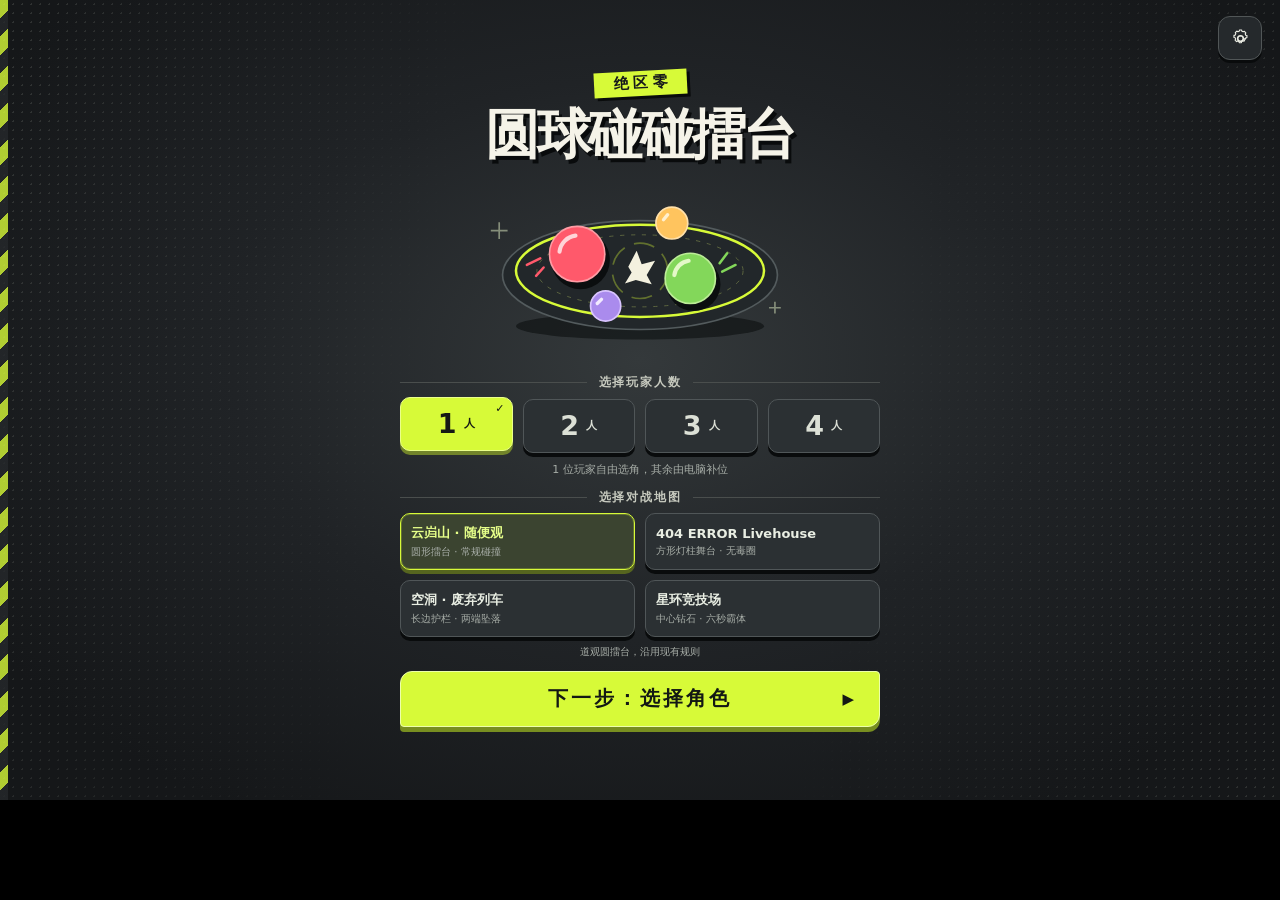
<file: harness.html>
<!DOCTYPE html>
<html><head><meta charset="utf-8"><title>harness</title>
<style>html,body{margin:0;background:#000}iframe{width:1280px;height:800px;border:0;display:block}</style></head>
<body>
<iframe id="f" src="/index.html"></iframe>
<script>
const stage = new URLSearchParams(location.search).get('stage') || 'select';
const f = document.getElementById('f');
const sleep = ms => new Promise(r => setTimeout(r, ms));
f.onload = async () => {
  const d = f.contentDocument;
  await sleep(2500);
  const start = d.getElementById('startButton');
  if (start) start.click();
  await sleep(1200);
  if (stage === 'match') {
    for (let i = 0; i < 6; i++) {
      const confirm = d.querySelector('.selection-confirm');
      if (confirm) confirm.click();
      await sleep(600);
    }
    await sleep(9000);
  }
  document.title = 'at-' + stage;
};
</script>
</body></html>
</file>
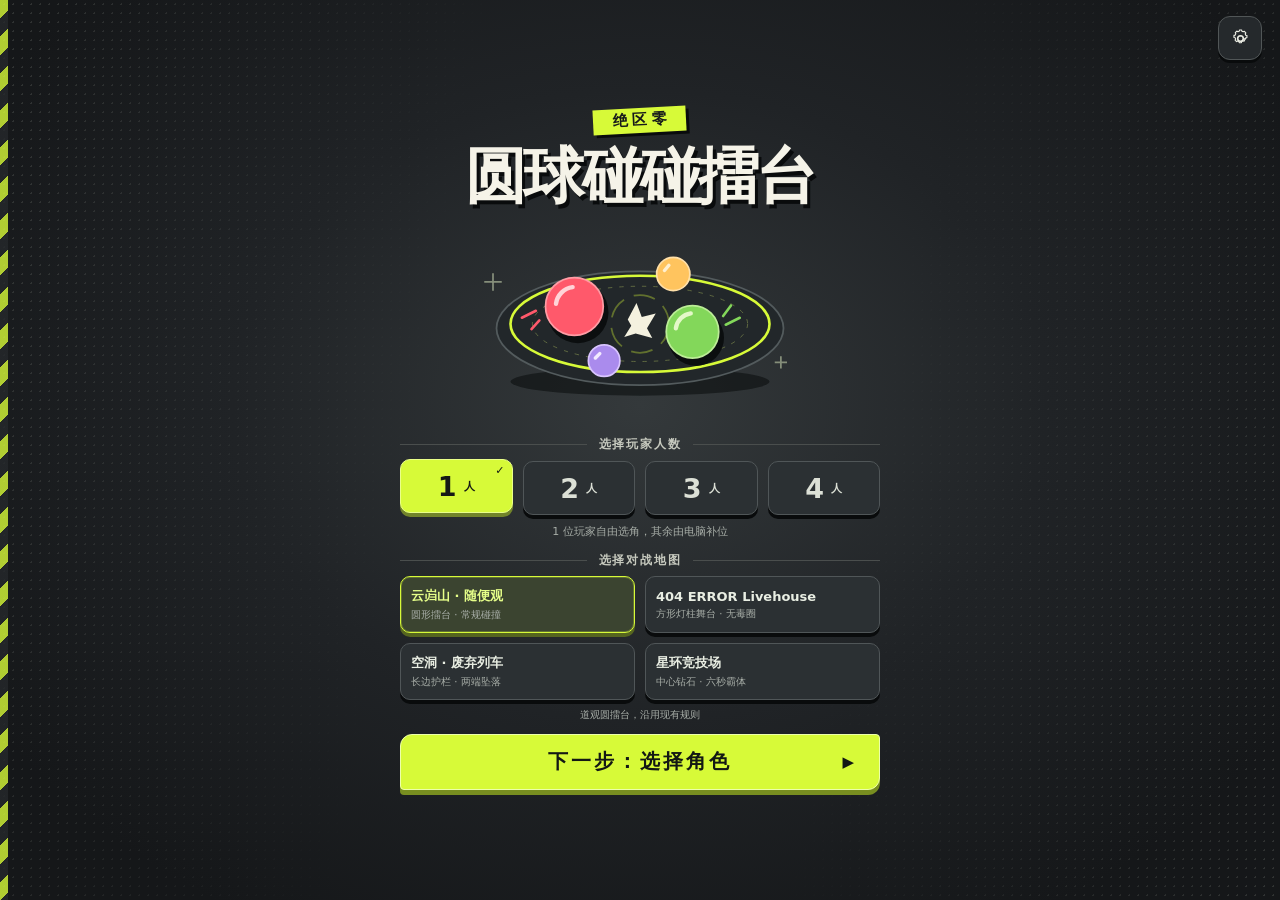
<file: play.html>
<!DOCTYPE html>
<html lang="zh-CN"><head><meta charset="utf-8">
<title>圆球碰碰擂台 · 离线启动器</title>
<style>html,body{margin:0;height:100%;background:#000;overflow:hidden}iframe{position:fixed;inset:0;width:100%;height:100%;border:0}</style>
</head><body>
<iframe id="g" src="index.html" allow="autoplay"></iframe>
<script>
// 绕过原站"直接打开即跳回线上"的守卫：游戏以 iframe 顶层尺寸运行，点击后键盘直接生效。
document.getElementById('g').addEventListener('load',function(){this.contentWindow.focus();});
document.addEventListener('keydown',function(e){var f=document.getElementById('g');if(f.contentWindow!==document.activeWindow)f.focus();});
</script>
</body></html>
</file>
